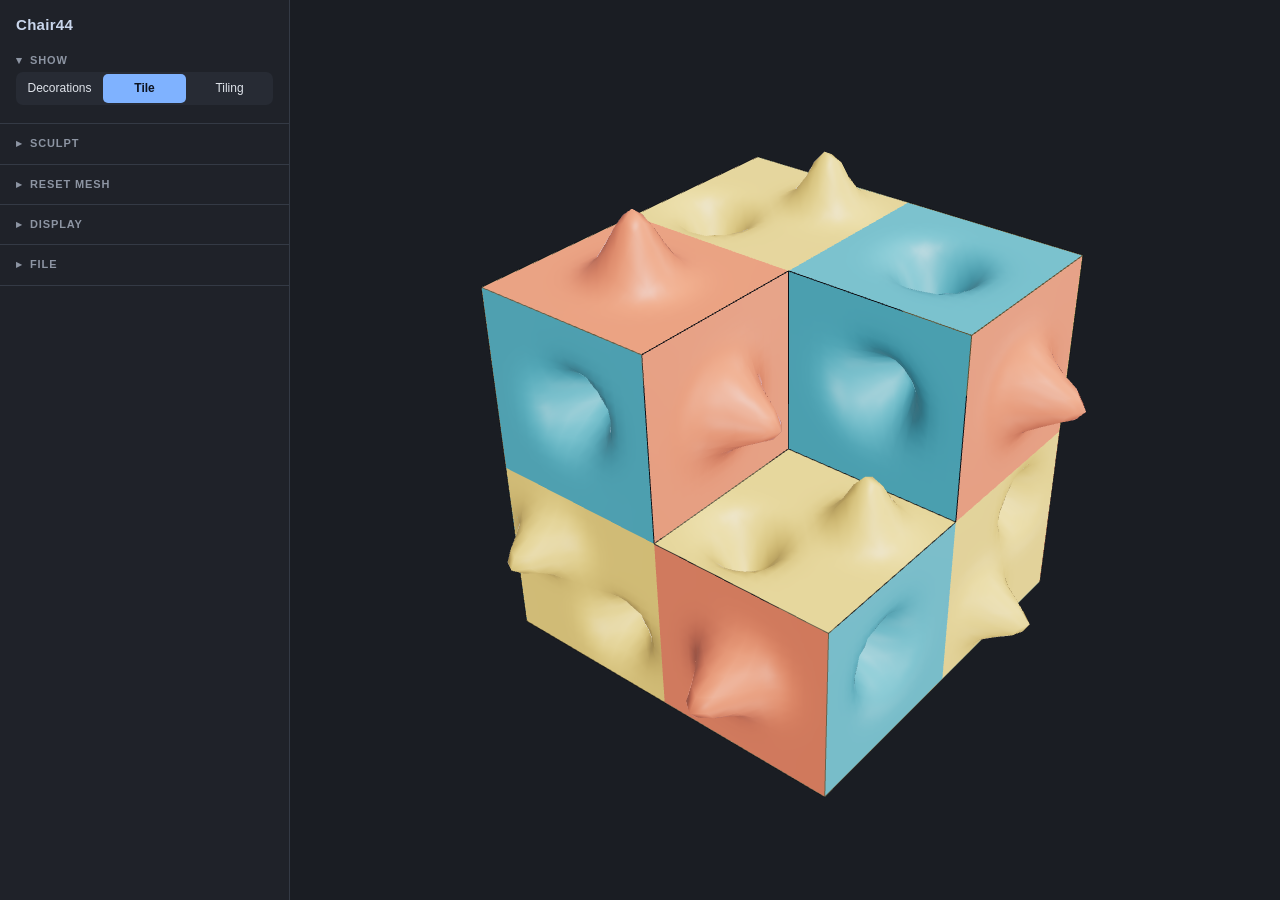
<file: index.html>
<!doctype html>
<html lang="en">
<head>
<meta charset="utf-8">
<meta name="viewport" content="width=device-width, initial-scale=1">
<title>Chair44</title>
<link rel="stylesheet" href="css/style.css?v=202610292041">
<script type="importmap">
{ "imports": {
  "three": "./vendor/three/three.module.js",
  "three/addons/": "./vendor/three/addons/"
} }
</script>
</head>
<body>
<div id="app">
  <aside id="panel">
    <header>
      <h1><a href="https://arxiv.org/abs/2609.24779" target="_blank" rel="noopener">Chair44</a></h1>
    </header>

    <details class="sec">
      <summary>Show</summary>
      <div class="seg" id="viewSeg">
        <button data-view="deco" title="Decorations a, b, c in their own frames (1)">Decorations</button>
        <button data-view="tile" title="One chair tile, 24 decorations (2)">Tile</button>
        <button data-view="tiling" title="Substitution applied n times (3)">Tiling</button>
      </div>
      <label class="row" id="levelRow">Substitution level <span class="val" id="levelVal"></span>
        <input type="range" id="level" min="1" max="3" step="1"></label>
      <label class="row" id="peelRow">Peel tiles away <span class="val" id="peelVal"></span>
        <input type="range" id="peel" min="0" max="0.95" step="0.01"></label>
    </details>

    <details class="sec">
      <summary>Sculpt</summary>
      <div class="seg tools" id="toolSeg">
        <button data-tool="grab" title="Grab: drag the surface around (G)">Grab</button>
        <button data-tool="vertex" title="Move vertex: drag one vertex (V)">Move vertex</button>
        <button data-tool="flip" title="Flip quad: click a triangle; it and its neighbour across the nearest edge form a quad, and the quad's diagonal is swapped (E)">Flip quad</button>
        <button data-tool="subdivide" title="Subdivide: split the clicked triangle into four (neighbours are split to match) (D)">Subdivide</button>
        <button data-tool="delvert" title="Delete vertex: remove an interior vertex and re-triangulate the hole left by its triangles (X)">Delete vertex</button>
        <button data-tool="flatten" title="Flatten: return toward the flat square (F)">Flatten</button>
      </div>
      <div class="btns">
        <button id="undo" title="Undo (⌘Z)">Undo</button>
        <button id="redo" title="Redo (⇧⌘Z)">Redo</button>
      </div>
    </details>

    <details class="sec">
      <summary>Reset Mesh</summary>
      <label class="row">Grid resolution
        <select id="res">
          <option value="2">2 × 2 (polyhedron)</option><option value="3">3 × 3</option><option value="4">4 × 4</option>
          <option value="6">6 × 6</option><option value="8">8 × 8</option><option value="12">12 × 12</option>
          <option value="16">16 × 16</option><option value="24">24 × 24</option>
          <option value="32">32 × 32</option><option value="48">48 × 48</option>
        </select></label>
      <label class="row">Start from
        <select id="preset">
          <option value="">choose…</option>
          <option value="flat">Flat</option><option value="bumps">Bumps</option>
          <option value="waves">Waves</option><option value="knob">Knob</option>
        </select></label>
      <div class="btns"><button id="regrid" title="Replace the mesh by a regular grid, keeping the shape (drops flips and refinement)">Regrid</button></div>
    </details>

    <details class="sec">
      <summary>Display</summary>
      <label class="check"><input type="checkbox" id="flat"> Flat facets</label>
      <label class="check"><input type="checkbox" id="wire"> Show mesh</label>
    </details>

    <details class="sec">
      <summary>File</summary>
      <div class="btns">
        <button id="saveStl" title="Binary STL of what is shown">Save STL</button>
      </div>
      <div class="btns">
        <button id="saveJson" title="Save the decorations as JSON">Save State</button>
        <button id="loadJson" title="Load decorations from JSON">Load State</button>
      </div>
      <input type="file" id="fileIn" accept=".json,application/json" hidden>
    </details>

  </aside>

  <main id="stage">
    <canvas id="view"></canvas>
    <div id="toast"></div>
  </main>
</div>
<script type="module" src="js/app.js?v=202610292041"></script>
</body>
</html>
</file>
<file: css/style.css>
:root {
  --bg: #16181d;
  --panel: #1f2229;
  --panel-2: #272b34;
  --line: #343a45;
  --text: #dfe3ea;
  --muted: #8d95a3;
  --accent: #7fb2ff;
  --ta: #e07a5f;
  --tb: #4aa3b8;
  --tc: #e9c46a;
}

* { box-sizing: border-box; }
html, body { margin: 0; height: 100%; background: var(--bg); color: var(--text);
  font: 13px/1.4 -apple-system, BlinkMacSystemFont, "Segoe UI", Roboto, sans-serif; }

#app { display: flex; height: 100vh; height: 100dvh; }

#panel { width: 290px; flex: none; background: var(--panel); border-right: 1px solid var(--line);
  overflow-y: auto; display: flex; flex-direction: column; }
#app.collapsed #panel { display: none; }
#panel header { display: flex; align-items: center; justify-content: space-between; padding: 14px 16px 6px; }
h1 { font-size: 15px; margin: 0; font-weight: 650; letter-spacing: .02em; }
h2 { font-size: 11px; text-transform: uppercase; letter-spacing: .08em; color: var(--muted); margin: 0 0 8px; font-weight: 600; }
section { padding: 12px 16px; border-bottom: 1px solid var(--line); }
footer { padding: 10px 16px; color: var(--muted); font-size: 11px; margin-top: auto; }

.seg { display: flex; background: var(--panel-2); border-radius: 7px; padding: 2px; gap: 2px; margin-bottom: 10px; }
.seg button { flex: 1; border: 0; background: transparent; color: var(--text); padding: 6px 2px; border-radius: 5px;
  cursor: pointer; font: inherit; font-size: 12px; }
.seg button:hover { background: #313643; }
.seg button.on { background: var(--accent); color: #0d1320; font-weight: 600; }

.row { display: grid; grid-template-columns: 1fr auto; align-items: center; gap: 2px 8px; margin: 6px 0; }
.row input[type=range], .row select { grid-column: 1 / -1; width: 100%; }
.row select { grid-column: auto; width: auto; min-width: 120px; }
.val { color: var(--muted); font-variant-numeric: tabular-nums; }
input[type=range] { accent-color: var(--accent); }
select, .btns button { background: var(--panel-2); color: var(--text); border: 1px solid var(--line); border-radius: 6px;
  padding: 5px 8px; font: inherit; }
.btns { display: flex; gap: 6px; margin-top: 8px; }
.btns button { flex: 1; cursor: pointer; }
.btns button:hover:not(:disabled) { border-color: var(--accent); }
.btns button:disabled { opacity: .4; cursor: default; }
.check { display: flex; align-items: center; gap: 8px; margin: 6px 0; cursor: pointer; }
.check kbd { margin-left: auto; }
kbd { font: 10px ui-monospace, monospace; color: var(--muted); border: 1px solid var(--line); border-radius: 3px; padding: 0 4px; }
.note { color: var(--muted); font-size: 12px; margin: 8px 0 0; }
.ta { color: var(--ta); } .tb { color: var(--tb); } .tc { color: var(--tc); }
.legend { display: flex; align-items: center; gap: 6px; color: var(--muted); margin-top: 6px; }
.sw { width: 12px; height: 12px; border-radius: 3px; display: inline-block; margin-left: 6px; }
.sw.ta { background: var(--ta); } .sw.tb { background: var(--tb); } .sw.tc { background: var(--tc); }

#stage { position: relative; flex: 1; min-width: 0; }
#view { width: 100%; height: 100%; display: block; touch-action: none; outline: none; }
#help { position: absolute; left: 12px; right: 12px; bottom: 10px; display: flex; flex-wrap: wrap; gap: 4px 14px;
  color: var(--muted); font-size: 11px; pointer-events: none; }
#help b { color: #b9c0cc; font-weight: 600; }
.icon { background: transparent; border: 1px solid var(--line); color: var(--muted); border-radius: 6px; width: 26px; height: 26px; cursor: pointer; }
#panelShow { position: absolute; top: 10px; left: 10px; display: none; background: var(--panel); }
#app.collapsed #panelShow { display: block; }
#toast { position: absolute; top: 12px; left: 50%; transform: translateX(-50%); background: var(--panel-2); border: 1px solid var(--line);
  padding: 6px 12px; border-radius: 6px; opacity: 0; transition: opacity .25s; pointer-events: none; }
#toast.show { opacity: 1; }

@media (max-width: 720px) {
  #app { flex-direction: column-reverse; }
  #panel { width: 100%; max-height: 45vh; border-right: 0; border-top: 1px solid var(--line); }
  #help { display: none; }
}
.seg.tools { flex-wrap: wrap; }
.seg.tools button { flex: 1 0 22%; white-space: nowrap; }

h1 a { color: #c9d6ec; text-decoration: none; }
details.sec { padding: 8px 16px; border-bottom: 1px solid var(--line); }
details.sec > summary { cursor: pointer; list-style: none; font-size: 11px; text-transform: uppercase; letter-spacing: .08em;
  color: var(--muted); font-weight: 600; padding: 4px 0; user-select: none; }
details.sec > summary::-webkit-details-marker { display: none; }
details.sec > summary::before { content: "▾"; display: inline-block; width: 14px; }
details.sec:not([open]) > summary::before { content: "▸"; }
.row.inline { grid-template-columns: 58px 1fr 34px; }
.row.inline input[type=range] { grid-column: auto; }
</file>
